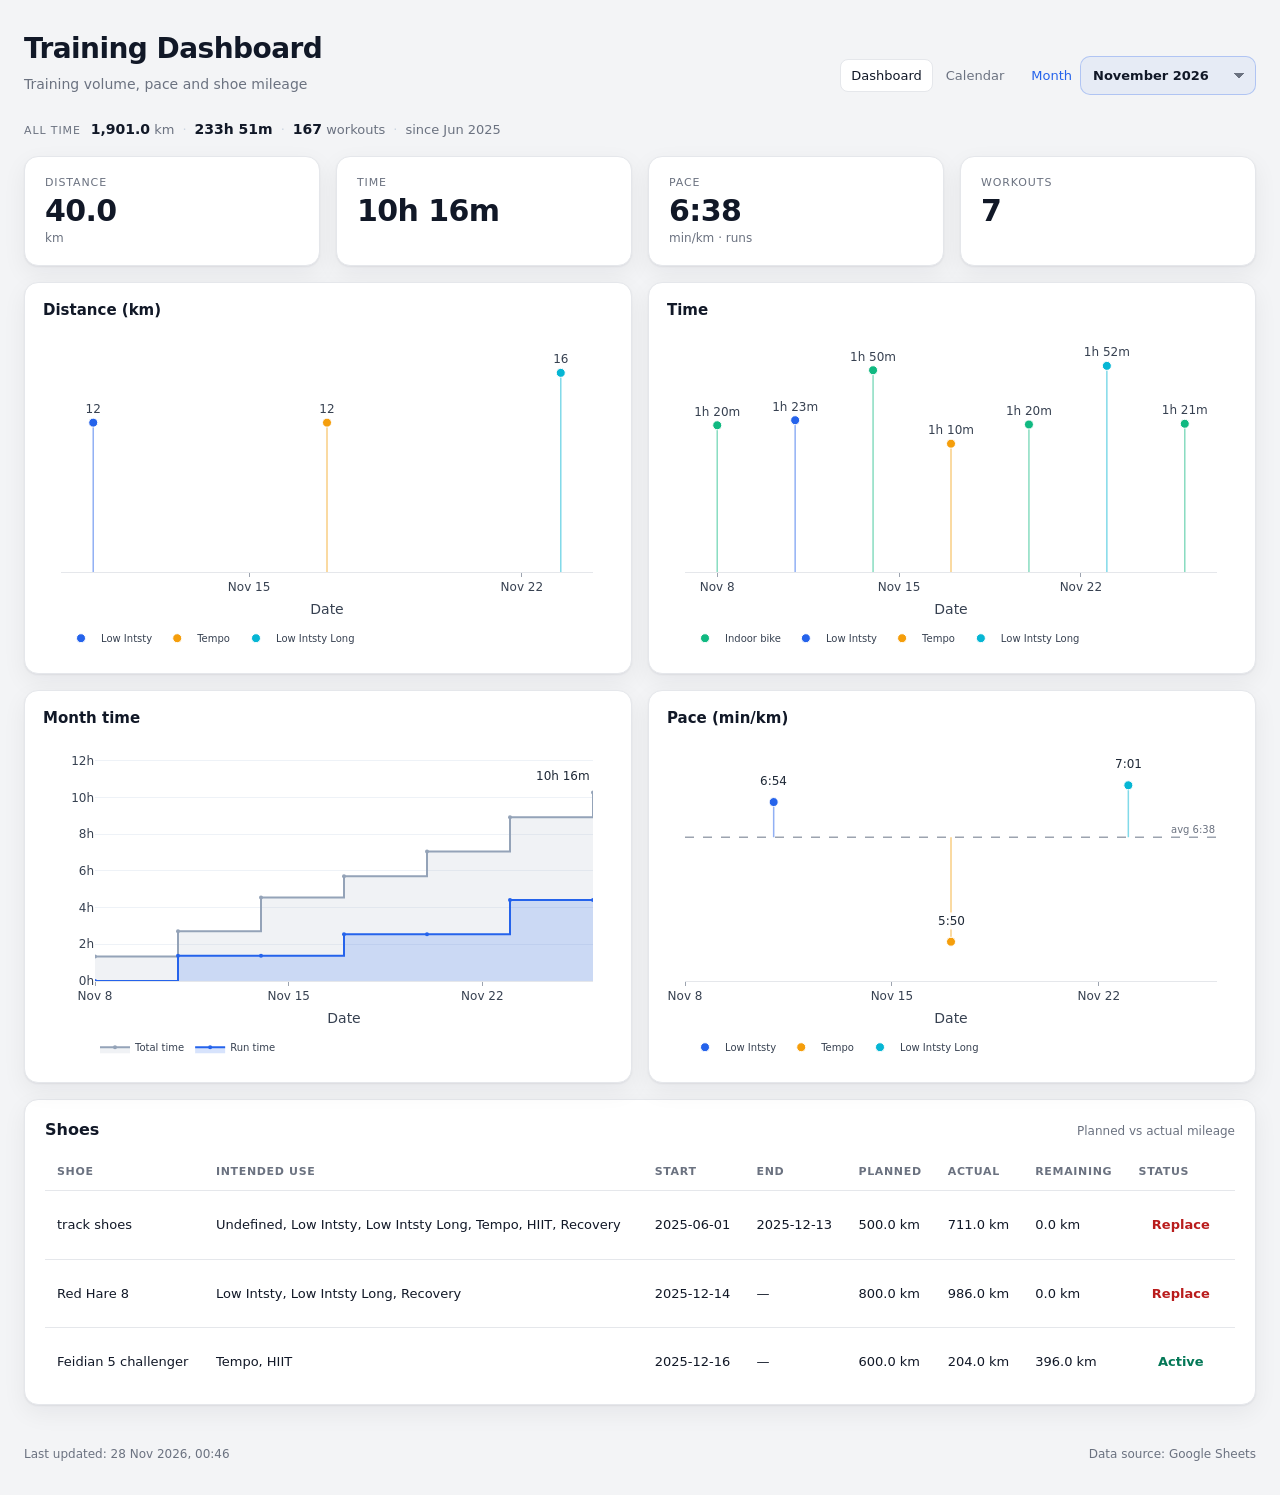
<file: index.html>
<!doctype html>
<html lang="en">
<head>
  <meta charset="utf-8">
  <meta name="viewport" content="width=device-width, initial-scale=1">
  <title>Training Dashboard</title>
  <link rel="stylesheet" href="style.css?v=cc14d2a0df">
  <script src="https://cdn.plot.ly/plotly-2.35.2.min.js" defer></script>
  <script src="palette.js?v=d9c1d54003" defer></script>
  <script src="app.js?v=367081bebe" defer></script>
</head>
<body>
  <header class="topbar">
    <div class="topbar-title">
      <h1>Training Dashboard</h1>
      <p class="subtitle">Training volume, pace and shoe mileage</p>
    </div>
    <div class="topbar-actions">
      <nav class="nav">
        <a href="index.html" aria-current="page">Dashboard</a>
        <a href="calendar.html">Calendar</a>
      </nav>
      <label class="month-picker">
        <span>Month</span>
        <select id="month-select" aria-label="Select month"></select>
      </label>
    </div>
  </header>

  <main id="app">
    <div id="status" class="status" role="status">Loading dashboard&hellip;</div>

    <p class="alltime" id="alltime" hidden>
      <span class="alltime-label">All time</span>
      <span class="alltime-values">
        <span class="alltime-item"><strong id="alltime-distance">&mdash;</strong> km</span>
        <span class="alltime-dot" aria-hidden="true">&middot;</span>
        <span class="alltime-item"><strong id="alltime-time">&mdash;</strong></span>
        <span class="alltime-dot" aria-hidden="true">&middot;</span>
        <span class="alltime-item"><strong id="alltime-workouts">&mdash;</strong> workouts</span>
        <span class="alltime-dot" aria-hidden="true">&middot;</span>
        <span class="alltime-item alltime-since">since <span id="alltime-since">&mdash;</span></span>
      </span>
    </p>

    <section class="kpis" id="kpis" hidden>
      <article class="card kpi">
        <span class="kpi-label">Distance</span>
        <strong id="kpi-distance">&mdash;</strong>
        <span class="kpi-unit">km</span>
      </article>
      <article class="card kpi">
        <span class="kpi-label">Time</span>
        <strong id="kpi-time">&mdash;</strong>
        <span class="kpi-unit">&nbsp;</span>
      </article>
      <article class="card kpi">
        <span class="kpi-label">Pace</span>
        <strong id="kpi-pace">&mdash;</strong>
        <span class="kpi-unit">min/km &middot; runs</span>
      </article>
      <article class="card kpi">
        <span class="kpi-label">Workouts</span>
        <strong id="kpi-workouts">&mdash;</strong>
        <span class="kpi-unit">&nbsp;</span>
      </article>
    </section>

    <section class="chart-grid" id="charts" hidden>
      <article class="card chart-card">
        <h2>Distance (km)</h2>
        <div id="chart-distance" class="chart"></div>
      </article>
      <article class="card chart-card">
        <h2>Time</h2>
        <div id="chart-time" class="chart"></div>
      </article>
      <article class="card chart-card">
        <h2>Month time</h2>
        <div id="chart-month-time" class="chart"></div>
      </article>
      <article class="card chart-card">
        <h2>Pace (min/km)</h2>
        <div id="chart-pace" class="chart"></div>
      </article>
    </section>

    <section class="card shoes-card" id="shoes-section" hidden>
      <div class="section-head">
        <h2>Shoes</h2>
        <span class="muted">Planned vs actual mileage</span>
      </div>
      <div class="table-wrap">
        <table>
          <thead>
            <tr>
              <th>Shoe</th>
              <th>Intended use</th>
              <th>Start</th>
              <th>End</th>
              <th>Planned</th>
              <th>Actual</th>
              <th>Remaining</th>
              <th>Status</th>
            </tr>
          </thead>
          <tbody id="shoes-body"></tbody>
        </table>
      </div>
    </section>
  </main>

  <footer class="footer">
    <span id="updated">&mdash;</span>
    <span>Data source: Google Sheets</span>
  </footer>
</body>
</html>
</file>
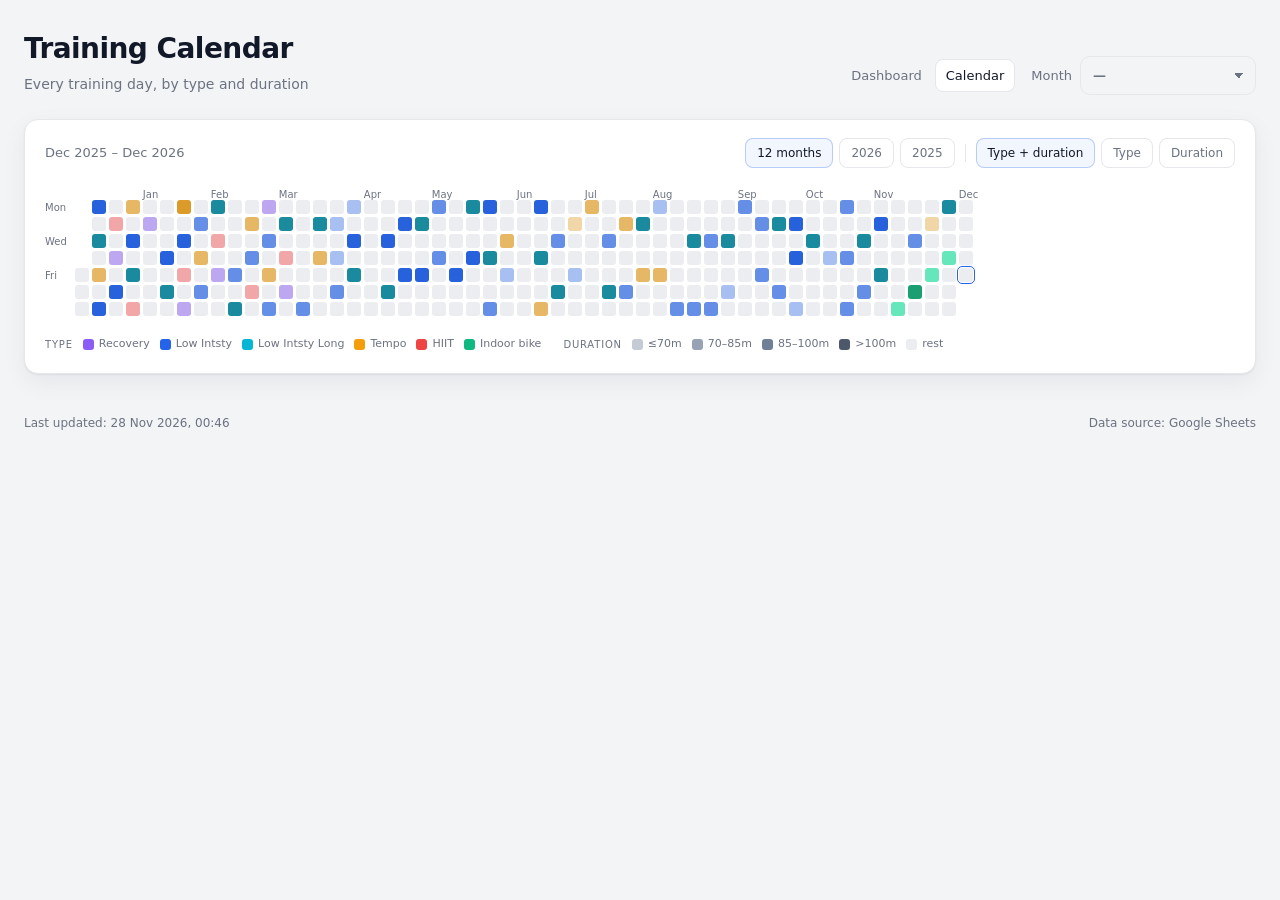
<file: calendar.html>
<!doctype html>
<html lang="en">
<head>
  <meta charset="utf-8">
  <meta name="viewport" content="width=device-width, initial-scale=1">
  <title>Calendar — Training Dashboard</title>
  <link rel="stylesheet" href="style.css?v=cc14d2a0df">
  <script src="palette.js?v=d9c1d54003" defer></script>
  <script src="calendar.js?v=70c343dbb5" defer></script>
</head>
<body>
  <header class="topbar">
    <div class="topbar-title">
      <h1>Training Calendar</h1>
      <p class="subtitle">Every training day, by type and duration</p>
    </div>
    <div class="topbar-actions">
      <nav class="nav">
        <a href="index.html">Dashboard</a>
        <a href="calendar.html" aria-current="page">Calendar</a>
      </nav>
      <label class="month-picker is-static" title="The month filter applies to the dashboard">
        <span>Month</span>
        <select id="month-select" aria-label="Month (dashboard only)" disabled>
          <option selected>&mdash;</option>
        </select>
      </label>
    </div>
  </header>

  <main id="app">
    <div id="status" class="status" role="status">Loading calendar&hellip;</div>

    <section class="card calendar-card" id="calendar" hidden>
      <div class="calendar-head">
        <p class="calendar-range" id="cal-range"></p>
        <div class="calendar-controls">
          <div class="cal-tabs" id="cal-tabs" role="group" aria-label="Time range"></div>
          <span class="cal-divider" aria-hidden="true"></span>
          <div class="cal-tabs" id="cal-modes" role="group" aria-label="Colour by"></div>
        </div>
      </div>

      <div class="cal-scroll">
        <div class="cal-body">
          <div class="cal-weekdays" aria-hidden="true">
            <span>Mon</span>
            <span></span>
            <span>Wed</span>
            <span></span>
            <span>Fri</span>
            <span></span>
            <span></span>
          </div>
          <div class="cal-weeks">
            <div class="cal-months" id="cal-months" aria-hidden="true"></div>
            <div class="cal-grid" id="cal-grid"></div>
          </div>
        </div>
      </div>

      <div class="cal-legend">
        <div class="legend-group" id="legend-types"></div>
        <div class="legend-group" id="legend-levels"></div>
      </div>
    </section>
  </main>

  <footer class="footer">
    <span id="updated">&mdash;</span>
    <span>Data source: Google Sheets</span>
  </footer>
</body>
</html>
</file>
<file: style.css>
:root {
  --bg: #f3f4f6;
  --card: #ffffff;
  --text: #111827;
  --muted: #6b7280;
  --border: #e5e7eb;
  --accent: #2563eb;
  --radius: 14px;
  --shadow: 0 1px 2px rgba(17, 24, 39, 0.06), 0 8px 24px rgba(17, 24, 39, 0.06);
}

* {
  box-sizing: border-box;
}

[hidden] {
  display: none !important;
}

body {
  margin: 0;
  background: var(--bg);
  color: var(--text);
  font-family: Inter, ui-sans-serif, system-ui, -apple-system, BlinkMacSystemFont,
    "Segoe UI", sans-serif;
  line-height: 1.5;
}

.topbar {
  max-width: 1280px;
  margin: 0 auto;
  padding: 28px 24px 12px;
  display: flex;
  align-items: flex-end;
  justify-content: space-between;
  gap: 16px;
  flex-wrap: wrap;
}

h1 {
  margin: 0;
  font-size: 28px;
  letter-spacing: -0.02em;
}

.subtitle {
  margin: 4px 0 0;
  color: var(--muted);
  font-size: 14px;
}

.month-picker {
  display: flex;
  align-items: center;
  gap: 8px;
  font-size: 13px;
  color: var(--accent);
}

.month-picker select {
  appearance: none;
  /* A hard width, not min-width: Chrome sizes a select by its widest option,
     so the dashboard and the dash-only calendar would drift apart. 176px
     leaves room for "September 2025" in a wide fallback font. */
  width: 176px;
  border: 1px solid rgba(37, 99, 235, 0.28);
  background-color: rgba(37, 99, 235, 0.06);
  color: var(--text);
  border-radius: 10px;
  padding: 9px 34px 9px 12px;
  font: inherit;
  font-weight: 600;
  cursor: pointer;
  background-image: linear-gradient(45deg, transparent 50%, var(--muted) 50%),
    linear-gradient(135deg, var(--muted) 50%, transparent 50%);
  background-position: calc(100% - 16px) 50%, calc(100% - 11px) 50%;
  background-size: 5px 5px, 5px 5px;
  background-repeat: no-repeat;
}

.month-picker select:hover {
  border-color: rgba(37, 99, 235, 0.42);
}

.month-picker select:focus-visible {
  outline: none;
  border-color: rgba(37, 99, 235, 0.5);
  box-shadow: 0 0 0 3px rgba(37, 99, 235, 0.12);
}

.month-picker select:disabled {
  cursor: wait;
  opacity: 0.6;
}

/* The calendar has no month scope, but the control stays in place so the nav
   does not jump between pages. Neutral colours, no accent tint. */
.month-picker.is-static {
  color: var(--muted);
}

.month-picker.is-static select:disabled {
  cursor: default;
  opacity: 1;
  color: var(--muted);
  border-color: var(--border);
  background-color: transparent;
}

.topbar-title {
  /* Let the subtitle wrap instead of pushing the actions onto their own line:
     otherwise the longer calendar subtitle moves the nav at mid widths. */
  min-width: 0;
  flex: 1 1 260px;
}

.topbar-actions {
  display: flex;
  align-items: center;
  gap: 16px;
  flex-wrap: wrap;
  flex: 0 0 auto;
  margin-left: auto;
}

.nav {
  display: flex;
  gap: 2px;
  font-size: 13px;
}

.nav a {
  color: var(--muted);
  text-decoration: none;
  padding: 6px 10px;
  border: 1px solid transparent;
  border-radius: 8px;
}

.nav a:hover {
  color: var(--text);
  background: rgba(17, 24, 39, 0.04);
}

.nav a[aria-current="page"] {
  color: var(--text);
  background: var(--card);
  border-color: var(--border);
}

main {
  max-width: 1280px;
  margin: 0 auto;
  padding: 12px 24px 40px;
}

.status {
  padding: 24px;
  text-align: center;
  color: var(--muted);
}

.status.error {
  color: #b91c1c;
}

.kpis {
  display: grid;
  grid-template-columns: repeat(4, minmax(0, 1fr));
  gap: 16px;
  margin-bottom: 16px;
}

.alltime {
  display: flex;
  align-items: baseline;
  flex-wrap: wrap;
  gap: 4px 10px;
  margin: 0 0 16px;
  font-size: 13px;
  color: var(--muted);
}

.alltime-label {
  font-size: 11px;
  text-transform: uppercase;
  letter-spacing: 0.08em;
}

.alltime-values {
  display: flex;
  align-items: baseline;
  flex-wrap: wrap;
  gap: 2px 8px;
}

.alltime-item {
  white-space: nowrap;
}

.alltime strong {
  color: var(--text);
  font-weight: 600;
  font-size: 14px;
}

.alltime-dot {
  color: #cbd5e1;
}

.alltime-since {
  color: var(--muted);
}

.card {
  background: var(--card);
  border: 1px solid var(--border);
  border-radius: var(--radius);
  box-shadow: var(--shadow);
}

.kpi {
  padding: 18px 20px;
  display: flex;
  flex-direction: column;
  gap: 2px;
}

.kpi-label {
  color: var(--muted);
  font-size: 11px;
  text-transform: uppercase;
  letter-spacing: 0.08em;
}

.kpi strong {
  font-size: 30px;
  line-height: 1.1;
  letter-spacing: -0.02em;
}

.kpi-unit {
  color: var(--muted);
  font-size: 12px;
}

.chart-grid {
  display: grid;
  grid-template-columns: repeat(2, minmax(0, 1fr));
  gap: 16px;
}

.chart-card {
  padding: 16px 18px 8px;
  min-width: 0;
}

.chart-card h2 {
  margin: 0 0 4px;
  font-size: 15px;
  font-weight: 600;
}

.chart {
  height: 340px;
  min-width: 0;
}

.shoes-card {
  margin-top: 16px;
  padding: 18px 20px 8px;
}

.section-head {
  display: flex;
  align-items: baseline;
  justify-content: space-between;
  gap: 12px;
  flex-wrap: wrap;
  margin-bottom: 12px;
}

.section-head h2 {
  margin: 0;
  font-size: 16px;
}

.muted {
  color: var(--muted);
  font-size: 12px;
}

.table-wrap {
  overflow-x: auto;
}

table {
  width: 100%;
  border-collapse: collapse;
  font-size: 13px;
}

th,
td {
  text-align: left;
  padding: 10px 12px;
  border-bottom: 1px solid var(--border);
  white-space: nowrap;
}

th {
  color: var(--muted);
  font-weight: 600;
  font-size: 11px;
  text-transform: uppercase;
  letter-spacing: 0.06em;
}

tbody tr:last-child td {
  border-bottom: 0;
}

.status-active {
  color: #047857;
  font-weight: 600;
}

.status-upcoming {
  color: #2563eb;
  font-weight: 600;
}

.status-retired {
  color: #6b7280;
  font-weight: 600;
}

.status-replace {
  color: #b91c1c;
  font-weight: 600;
}

.footer {
  max-width: 1280px;
  margin: 0 auto;
  padding: 0 24px 32px;
  display: flex;
  justify-content: space-between;
  gap: 12px;
  flex-wrap: wrap;
  color: var(--muted);
  font-size: 12px;
}

.is-loading main {
  opacity: 0.6;
  transition: opacity 0.15s ease;
}

.calendar-card {
  padding: 18px 20px 20px;
}

.calendar-head {
  display: flex;
  align-items: center;
  justify-content: space-between;
  gap: 12px;
  flex-wrap: wrap;
  margin-bottom: 16px;
}

.calendar-range {
  margin: 0;
  font-size: 13px;
  color: var(--muted);
}

.calendar-controls {
  display: flex;
  align-items: center;
  gap: 10px;
  flex-wrap: wrap;
}

.cal-divider {
  width: 1px;
  height: 18px;
  background: var(--border);
}

.cal-tabs {
  display: flex;
  gap: 6px;
  flex-wrap: wrap;
}

.cal-tab {
  font: inherit;
  font-size: 12px;
  padding: 5px 11px;
  border: 1px solid var(--border);
  border-radius: 8px;
  background: var(--card);
  color: var(--muted);
  cursor: pointer;
}

.cal-tab:hover {
  color: var(--text);
}

.cal-tab[aria-pressed="true"] {
  color: var(--text);
  border-color: rgba(37, 99, 235, 0.28);
  background: rgba(37, 99, 235, 0.06);
}

.cal-scroll {
  overflow-x: auto;
  padding-bottom: 4px;
}

.cal-body {
  --cal-cell: 14px;
  --cal-gap: 3px;
  --cal-month-row: 16px;
  display: grid;
  grid-template-columns: auto 1fr;
  gap: 8px;
  min-width: max-content;
}

.cal-weekdays {
  display: grid;
  grid-template-rows: repeat(7, var(--cal-cell));
  gap: var(--cal-gap);
  padding-top: var(--cal-month-row);
  font-size: 10px;
  color: var(--muted);
  align-items: center;
}

.cal-weeks {
  display: flex;
  flex-direction: column;
}

.cal-months {
  display: grid;
  gap: var(--cal-gap);
  height: var(--cal-month-row);
  align-content: end;
  font-size: 10px;
  color: var(--muted);
}

.cal-month {
  white-space: nowrap;
  line-height: 1;
}

.cal-grid {
  display: grid;
  grid-template-rows: repeat(7, var(--cal-cell));
  gap: var(--cal-gap);
  grid-auto-flow: column;
}

.cal-cell {
  width: var(--cal-cell);
  height: var(--cal-cell);
  border-radius: 3px;
  background: #ebedf0;
}

.cal-cell.outside {
  background: transparent;
}

.cal-cell.today {
  outline: 1px solid var(--accent);
  outline-offset: 1px;
}

.cal-cell.filled:focus-visible {
  outline: 2px solid var(--accent);
  outline-offset: 1px;
}

.cal-legend {
  display: flex;
  flex-wrap: wrap;
  gap: 10px 22px;
  margin-top: 16px;
  font-size: 11px;
  color: var(--muted);
}

.legend-group {
  display: flex;
  align-items: center;
  gap: 4px 10px;
  flex-wrap: wrap;
}

.legend-title {
  font-size: 10px;
  text-transform: uppercase;
  letter-spacing: 0.08em;
}

.legend-item {
  display: inline-flex;
  align-items: center;
  gap: 5px;
}

.legend-swatch {
  flex: none;
  width: 11px;
  height: 11px;
  border-radius: 3px;
}

@media (max-width: 1024px) {
  .kpis {
    grid-template-columns: repeat(2, minmax(0, 1fr));
  }
}

@media (max-width: 860px) {
  .chart-grid {
    grid-template-columns: 1fr;
  }

  .topbar {
    padding-top: 20px;
  }

  h1 {
    font-size: 24px;
  }
}

@media (max-width: 560px) {
  .kpis {
    grid-template-columns: 1fr;
  }
}
</file>
